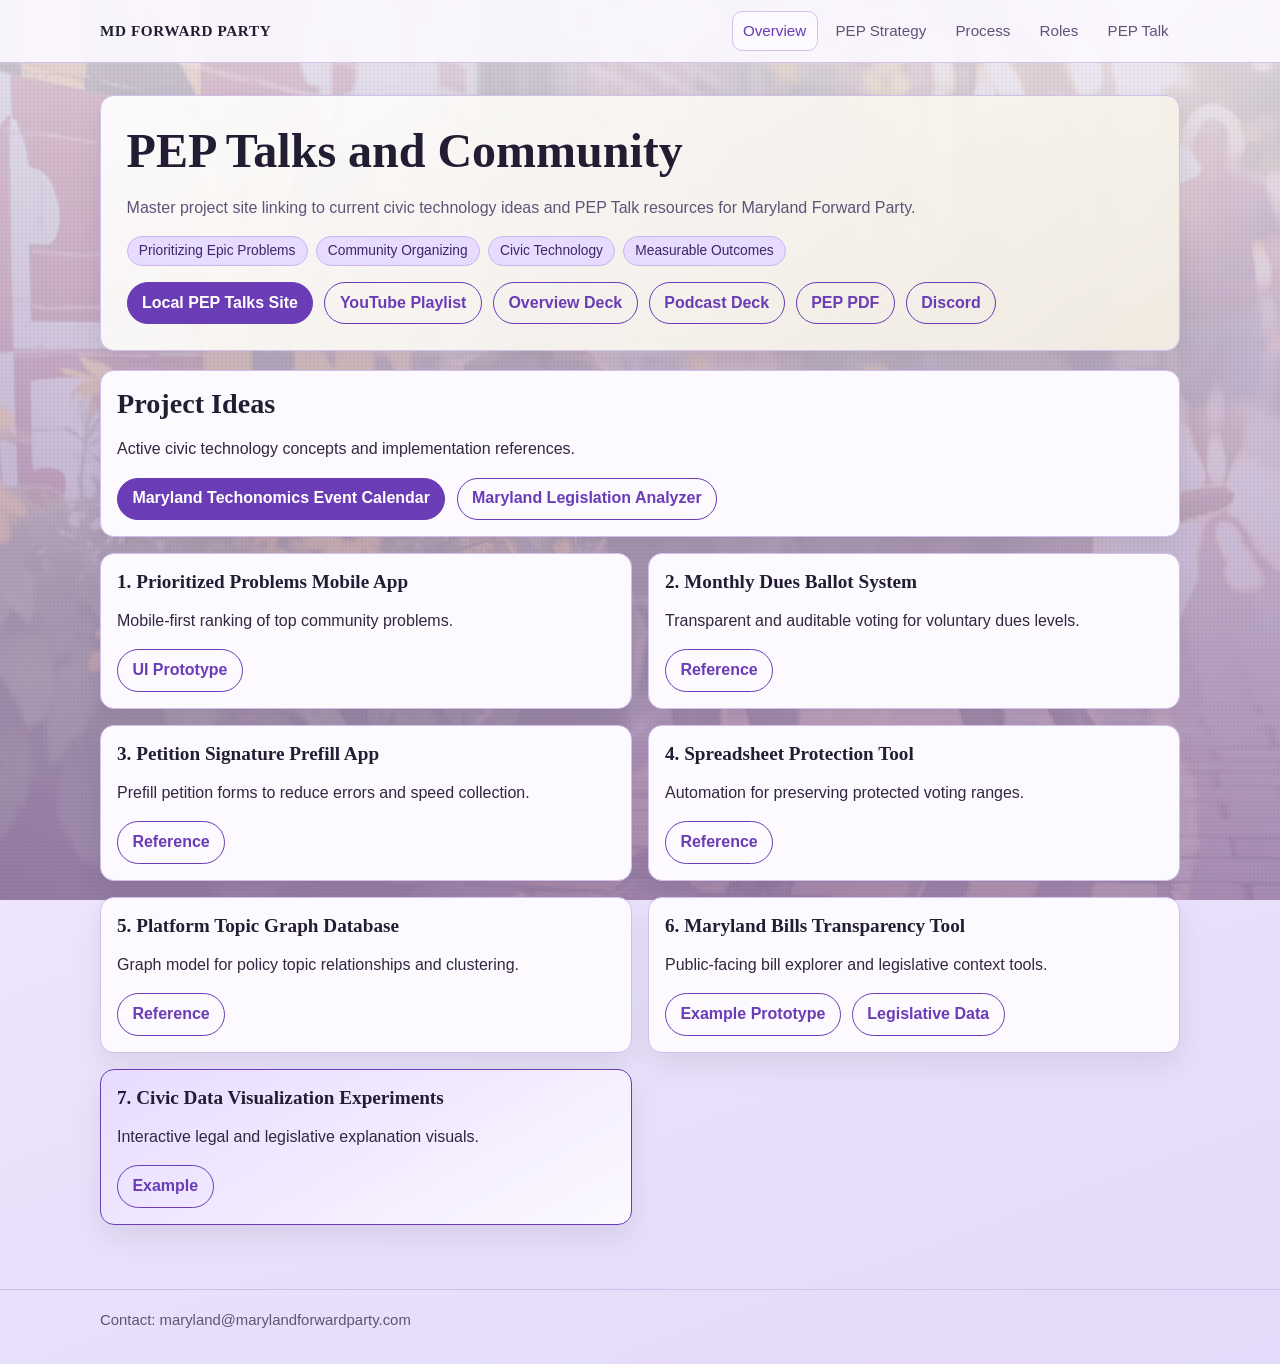
<file: index.html>
<!doctype html>
<html lang="en">
  <head>
    <meta charset="UTF-8" />
    <meta name="viewport" content="width=device-width, initial-scale=1.0" />
    <title>MD Forward Party</title>
    <link rel="stylesheet" href="peptalks/styles.css" />
    <style>
      .spotlight {
        border-color: var(--accent);
        background: linear-gradient(150deg, var(--accent-soft), var(--surface));
      }
    </style>
  </head>
  <body>
    <div class="site-bg"></div>
    <div class="grain"></div>
    <header class="site-header">
      <div class="wrap header-row">
        <a class="brand" href="index.html">MD Forward Party</a>
        <button class="menu-btn" data-menu-btn type="button">Menu</button>
        <nav class="site-nav" data-nav>
          <a class="active" href="index.html">Overview</a>
          <a href="peptalks/index.html">PEP Strategy</a>
          <a href="peptalks/process.html">Process</a>
          <a href="peptalks/roles.html">Roles</a>
          <a href="peptalks/pep-talk.html">PEP Talk</a>
        </nav>
      </div>
    </header>

    <main class="wrap">
      <section class="hero">
        <h1>PEP Talks and Community</h1>
        <p class="muted">
          Master project site linking to current civic technology ideas and PEP
          Talk resources for Maryland Forward Party.
        </p>
        <div class="chips">
          <span class="chip">Prioritizing Epic Problems</span>
          <span class="chip">Community Organizing</span>
          <span class="chip">Civic Technology</span>
          <span class="chip">Measurable Outcomes</span>
        </div>
        <div class="cta-row">
          <a class="btn fill" href="peptalks/index.html">Local PEP Talks Site</a>
          <a class="btn" href="https://www.youtube.com/playlist?list=PLe817kHhDpUuVt0hvGrzmPZuQHDIEJgCh" target="_blank" rel="noopener noreferrer">YouTube Playlist</a>
          <a class="btn" href="https://docs.google.com/presentation/d/1ReUq8zwjFY9XGYvoGui4mDUym4zjDDr1kSMOMMTB03U/edit?usp=sharing" target="_blank" rel="noopener noreferrer">Overview Deck</a>
          <a class="btn" href="https://docs.google.com/presentation/d/13OREG6owep9wmHEGpirr1Uel2mpsHbH6G_jje3WhCN0/edit?usp=sharing" target="_blank" rel="noopener noreferrer">Podcast Deck</a>
          <a class="btn" href="https://drive.google.com/file/d/1LuNRDrBLrNzcvCkttPSVV56pxK-YlEKy/view?usp=sharing" target="_blank" rel="noopener noreferrer">PEP PDF</a>
          <a class="btn" href="https://discord.gg/knmuFxfehD" target="_blank" rel="noopener noreferrer">Discord</a>
        </div>
      </section>

      <section class="grid">
        <article class="card full">
          <h2>Project Ideas</h2>
          <p>
            Active civic technology concepts and implementation references.
          </p>
          <div class="cta-row">
            <a class="btn fill" href="https://codecollective.us/calendar.html?city=baltimore" target="_blank" rel="noopener noreferrer">Maryland Techonomics Event Calendar</a>
            <a class="btn" href="https://codecollective.us/mdbills.html" target="_blank" rel="noopener noreferrer">Maryland Legislation Analyzer</a>
          </div>
        </article>

        <article class="card">
          <h3>1. Prioritized Problems Mobile App</h3>
          <p>Mobile-first ranking of top community problems.</p>
          <a class="btn" href="https://miro.com/app/board/uXjVNVqvYdk=/?share_link_id=442935498077" target="_blank" rel="noopener noreferrer">UI Prototype</a>
        </article>

        <article class="card">
          <h3>2. Monthly Dues Ballot System</h3>
          <p>Transparent and auditable voting for voluntary dues levels.</p>
          <a class="btn" href="https://www.notion.so/Monthly-Dues-Ballot-31e67ecedf8980219023f71f05787a98?pvs=21" target="_blank" rel="noopener noreferrer">Reference</a>
        </article>

        <article class="card">
          <h3>3. Petition Signature Prefill App</h3>
          <p>Prefill petition forms to reduce errors and speed collection.</p>
          <a class="btn" href="https://www.notion.so/Mobile-App-to-Prefill-Signature-Petitions-see-Andy-Ellis-31e67ecedf89806b87c8c4e5cc461194?pvs=21" target="_blank" rel="noopener noreferrer">Reference</a>
        </article>

        <article class="card">
          <h3>4. Spreadsheet Protection Tool</h3>
          <p>Automation for preserving protected voting ranges.</p>
          <a class="btn" href="https://www.notion.so/Write-Code-to-Copy-Protecting-Ranges-for-Voting-Spreadsheet-31e67ecedf8980879392f9505875d39f?pvs=21" target="_blank" rel="noopener noreferrer">Reference</a>
        </article>

        <article class="card">
          <h3>5. Platform Topic Graph Database</h3>
          <p>Graph model for policy topic relationships and clustering.</p>
          <a class="btn" href="https://www.notion.so/Platform-Topic-Graph-Database-31e67ecedf89805183cde8dfc34a5b9d?pvs=21" target="_blank" rel="noopener noreferrer">Reference</a>
        </article>

        <article class="card">
          <h3>6. Maryland Bills Transparency Tool</h3>
          <p>Public-facing bill explorer and legislative context tools.</p>
          <div class="cta-row">
            <a class="btn" href="https://codecollective.us/mdbills.html" target="_blank" rel="noopener noreferrer">Example Prototype</a>
            <a class="btn" href="https://mgaleg.maryland.gov/2026rs/misc/billsmasterlist/legislation.json" target="_blank" rel="noopener noreferrer">Legislative Data</a>
          </div>
        </article>

        <article class="card spotlight">
          <h3>7. Civic Data Visualization Experiments</h3>
          <p>Interactive legal and legislative explanation visuals.</p>
          <a class="btn" href="https://www.qfathom.com/assets/html/TrumpIndictmentsDev2.html" target="_blank" rel="noopener noreferrer">Example</a>
        </article>
      </section>
    </main>

    <footer>
      <div class="wrap">Contact: maryland@marylandforwardparty.com</div>
    </footer>
    <script src="peptalks/script.js"></script>
  </body>
</html>
</file>
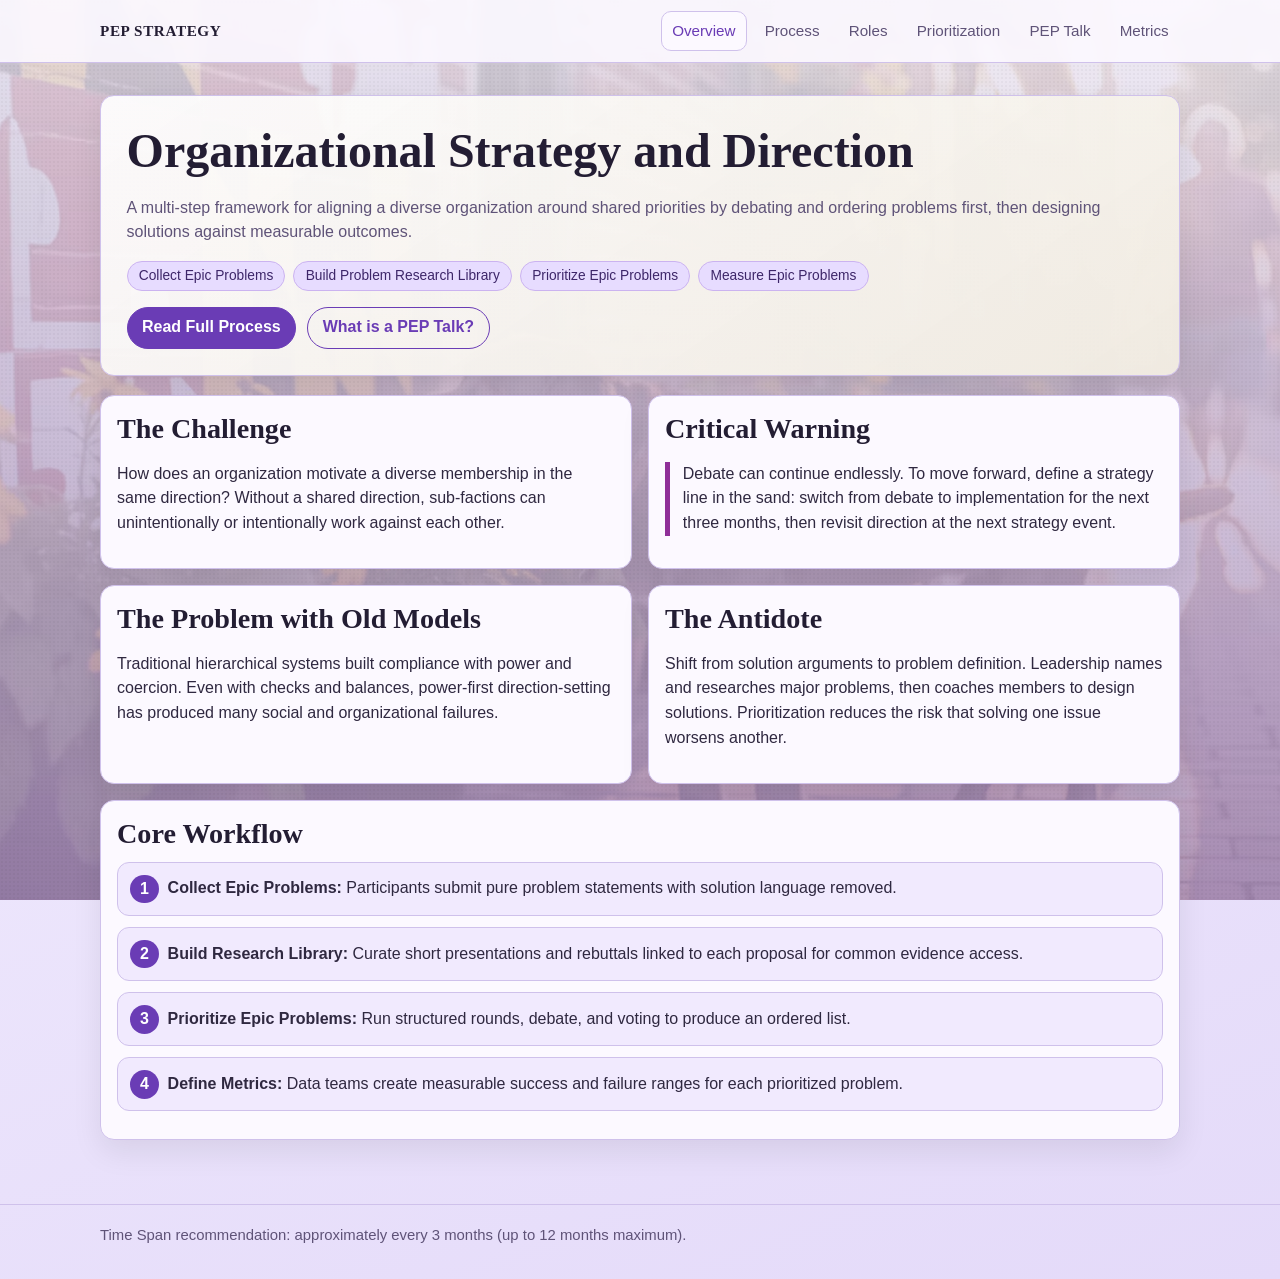
<file: peptalks/index.html>
<!doctype html>
<html lang="en">
  <head>
    <meta charset="UTF-8" />
    <meta name="viewport" content="width=device-width, initial-scale=1.0" />
    <title>Organizational Strategy and Direction</title>
    <link rel="stylesheet" href="styles.css" />
  </head>
  <body>
    <div class="site-bg"></div>
    <div class="grain"></div>
    <header class="site-header">
      <div class="wrap header-row">
        <a class="brand" href="index.html">PEP Strategy</a>
        <button class="menu-btn" data-menu-btn type="button">Menu</button>
        <nav class="site-nav" data-nav>
          <a class="active" href="index.html">Overview</a>
          <a href="process.html">Process</a>
          <a href="roles.html">Roles</a>
          <a href="prioritization.html">Prioritization</a>
          <a href="pep-talk.html">PEP Talk</a>
          <a href="metrics.html">Metrics</a>
        </nav>
      </div>
    </header>
    <main class="wrap">
      <section class="hero">
        <h1>Organizational Strategy and Direction</h1>
        <p class="muted">
          A multi-step framework for aligning a diverse organization around shared
          priorities by debating and ordering problems first, then designing
          solutions against measurable outcomes.
        </p>
        <div class="chips">
          <span class="chip">Collect Epic Problems</span>
          <span class="chip">Build Problem Research Library</span>
          <span class="chip">Prioritize Epic Problems</span>
          <span class="chip">Measure Epic Problems</span>
        </div>
        <div class="cta-row">
          <a class="btn fill" href="process.html">Read Full Process</a>
          <a class="btn" href="pep-talk.html">What is a PEP Talk?</a>
        </div>
      </section>

      <section class="grid">
        <article class="card">
          <h2>The Challenge</h2>
          <p>
            How does an organization motivate a diverse membership in the same
            direction? Without a shared direction, sub-factions can unintentionally
            or intentionally work against each other.
          </p>
        </article>
        <article class="card">
          <h2>Critical Warning</h2>
          <p class="warn">
            Debate can continue endlessly. To move forward, define a strategy line
            in the sand: switch from debate to implementation for the next three
            months, then revisit direction at the next strategy event.
          </p>
        </article>
        <article class="card">
          <h2>The Problem with Old Models</h2>
          <p>
            Traditional hierarchical systems built compliance with power and
            coercion. Even with checks and balances, power-first direction-setting
            has produced many social and organizational failures.
          </p>
        </article>
        <article class="card">
          <h2>The Antidote</h2>
          <p>
            Shift from solution arguments to problem definition. Leadership names
            and researches major problems, then coaches members to design solutions.
            Prioritization reduces the risk that solving one issue worsens another.
          </p>
        </article>
        <article class="card full">
          <h2>Core Workflow</h2>
          <ol class="step-list">
            <li>
              <strong>Collect Epic Problems:</strong> Participants submit pure
              problem statements with solution language removed.
            </li>
            <li>
              <strong>Build Research Library:</strong> Curate short presentations
              and rebuttals linked to each proposal for common evidence access.
            </li>
            <li>
              <strong>Prioritize Epic Problems:</strong> Run structured rounds,
              debate, and voting to produce an ordered list.
            </li>
            <li>
              <strong>Define Metrics:</strong> Data teams create measurable success
              and failure ranges for each prioritized problem.
            </li>
          </ol>
        </article>
      </section>
    </main>
    <footer>
      <div class="wrap">
        Time Span recommendation: approximately every 3 months (up to 12 months
        maximum).
      </div>
    </footer>
    <script src="script.js"></script>
  </body>
</html>
</file>
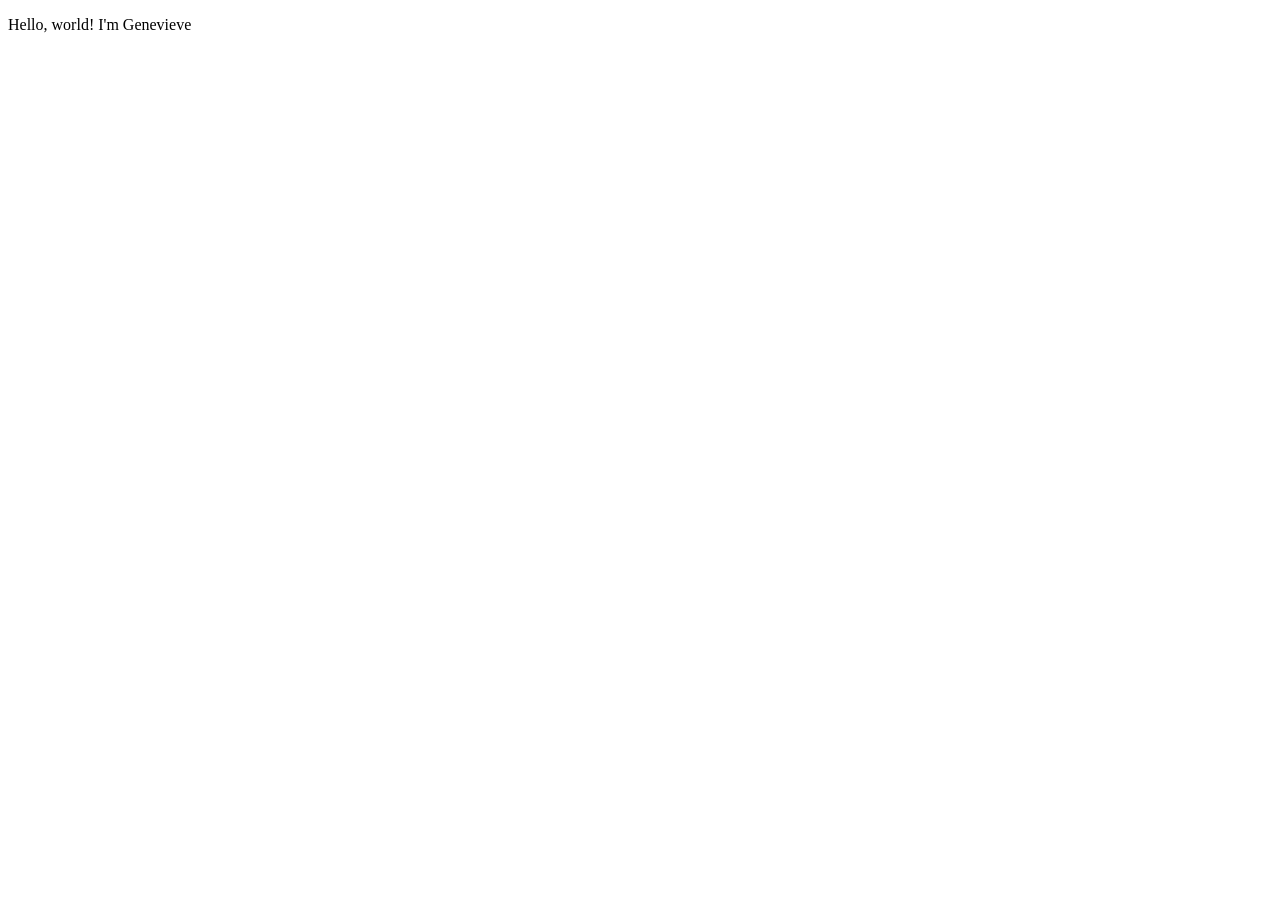
<file: genevieve.html>
<!DOCTYPE html>
<html lang='en'>
    <head>
        <meta charset='UTF-8' />
        <meta name='viewport' content='width=device-width, initial-scale=1.0' />
    </head>
    <body>
        <p>Hello, world! I'm Genevieve</p>
    </body>
</html>
</file>
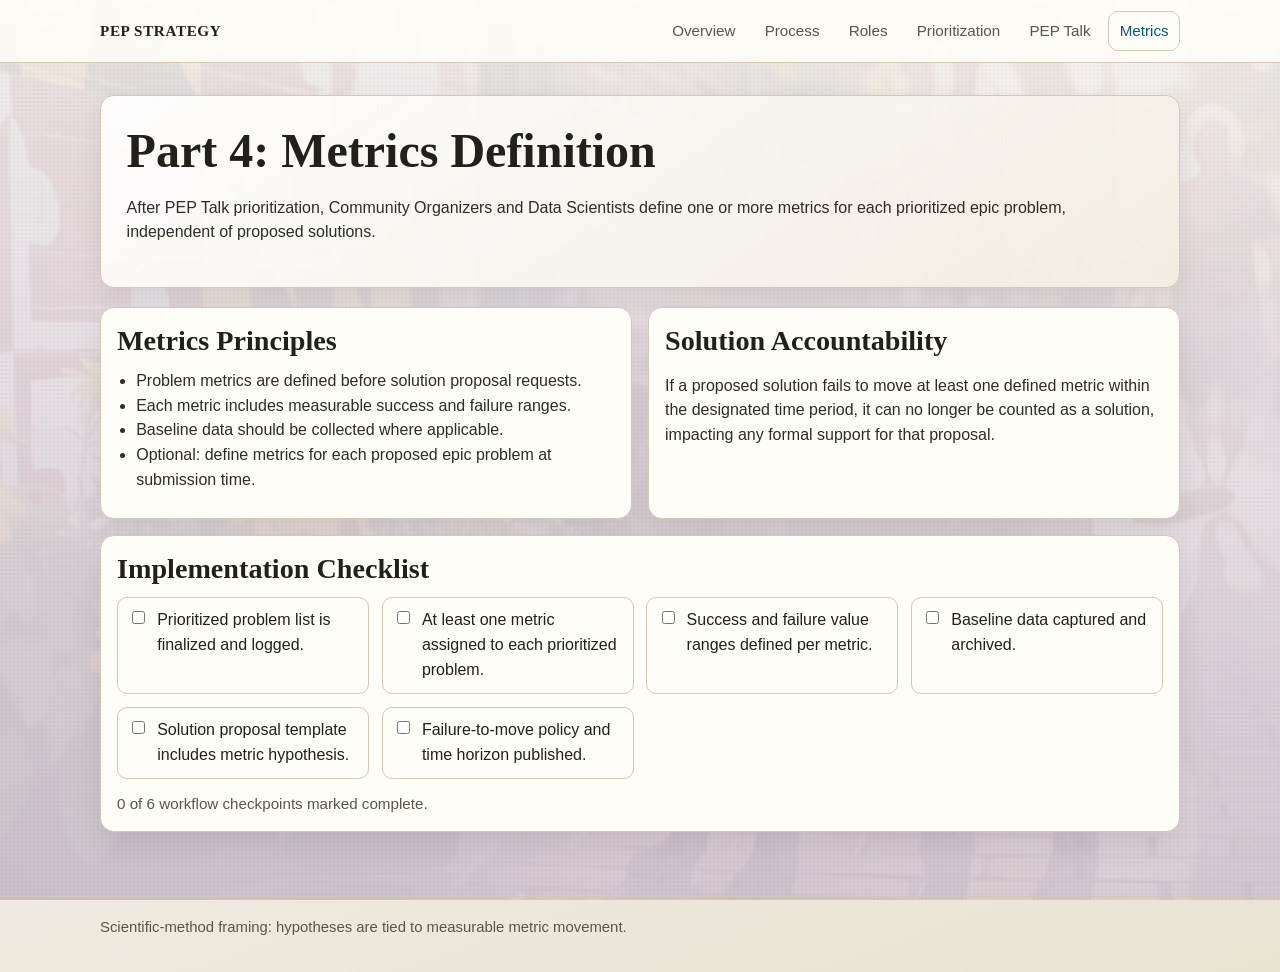
<file: metrics.html>
<!doctype html>
<html lang="en">
  <head>
    <meta charset="UTF-8" />
    <meta name="viewport" content="width=device-width, initial-scale=1.0" />
    <title>Metrics Definition | PEP Strategy</title>
    <link rel="stylesheet" href="styles.css" />
  </head>
  <body>
    <div class="site-bg"></div>
    <div class="grain"></div>
    <header class="site-header">
      <div class="wrap header-row">
        <a class="brand" href="index.html">PEP Strategy</a>
        <button class="menu-btn" data-menu-btn type="button">Menu</button>
        <nav class="site-nav" data-nav>
          <a href="index.html">Overview</a>
          <a href="process.html">Process</a>
          <a href="roles.html">Roles</a>
          <a href="prioritization.html">Prioritization</a>
          <a href="pep-talk.html">PEP Talk</a>
          <a class="active" href="metrics.html">Metrics</a>
        </nav>
      </div>
    </header>
    <main class="wrap">
      <section class="hero">
        <h1>Part 4: Metrics Definition</h1>
        <p>
          After PEP Talk prioritization, Community Organizers and Data Scientists
          define one or more metrics for each prioritized epic problem, independent
          of proposed solutions.
        </p>
      </section>

      <section class="grid">
        <article class="card">
          <h2>Metrics Principles</h2>
          <ul>
            <li>Problem metrics are defined before solution proposal requests.</li>
            <li>Each metric includes measurable success and failure ranges.</li>
            <li>Baseline data should be collected where applicable.</li>
            <li>
              Optional: define metrics for each proposed epic problem at submission
              time.
            </li>
          </ul>
        </article>
        <article class="card">
          <h2>Solution Accountability</h2>
          <p>
            If a proposed solution fails to move at least one defined metric within
            the designated time period, it can no longer be counted as a solution,
            impacting any formal support for that proposal.
          </p>
        </article>
        <article class="card full">
          <h2>Implementation Checklist</h2>
          <div class="checklist">
            <label class="check">
              <input data-step-check id="step-1" type="checkbox" />
              <span>Prioritized problem list is finalized and logged.</span>
            </label>
            <label class="check">
              <input data-step-check id="step-2" type="checkbox" />
              <span>At least one metric assigned to each prioritized problem.</span>
            </label>
            <label class="check">
              <input data-step-check id="step-3" type="checkbox" />
              <span>Success and failure value ranges defined per metric.</span>
            </label>
            <label class="check">
              <input data-step-check id="step-4" type="checkbox" />
              <span>Baseline data captured and archived.</span>
            </label>
            <label class="check">
              <input data-step-check id="step-5" type="checkbox" />
              <span>Solution proposal template includes metric hypothesis.</span>
            </label>
            <label class="check">
              <input data-step-check id="step-6" type="checkbox" />
              <span>Failure-to-move policy and time horizon published.</span>
            </label>
          </div>
          <div class="status" data-step-status>
            0 of 6 workflow checkpoints marked complete.
          </div>
        </article>
      </section>
    </main>
    <footer>
      <div class="wrap">
        Scientific-method framing: hypotheses are tied to measurable metric movement.
      </div>
    </footer>
    <script src="script.js"></script>
  </body>
</html>
</file>
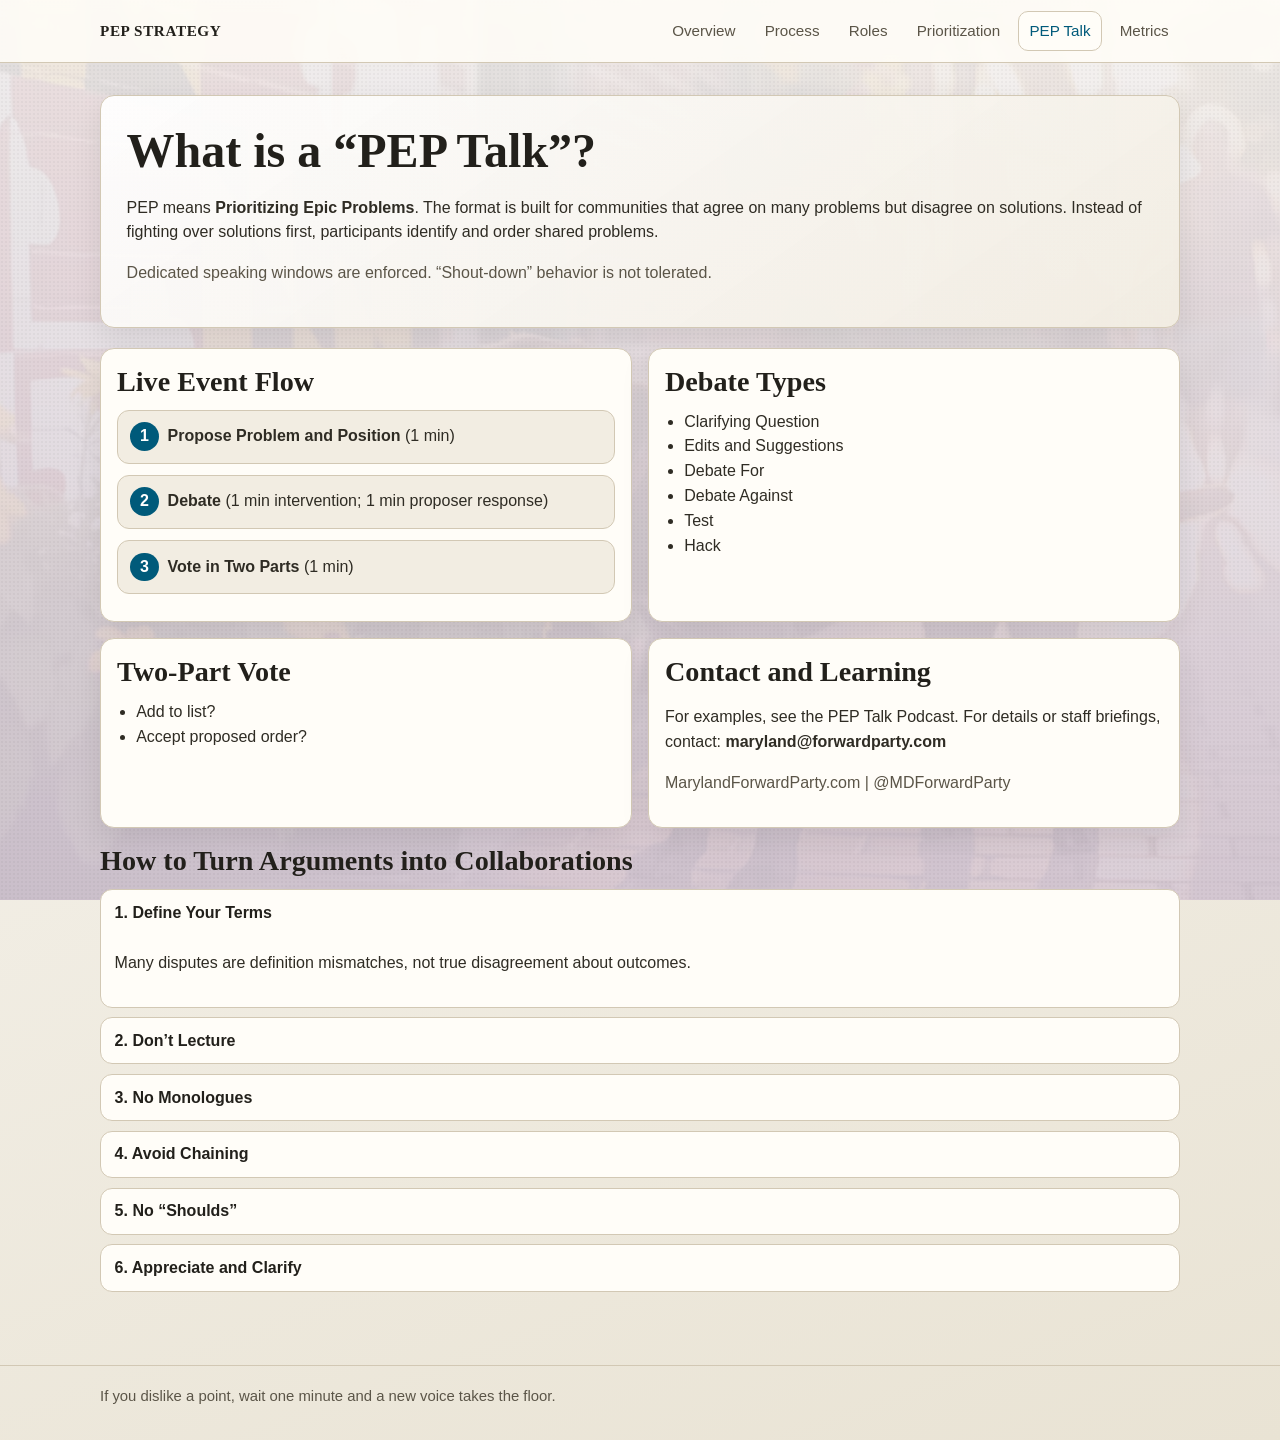
<file: pep-talk.html>
<!doctype html>
<html lang="en">
  <head>
    <meta charset="UTF-8" />
    <meta name="viewport" content="width=device-width, initial-scale=1.0" />
    <title>What is a PEP Talk?</title>
    <link rel="stylesheet" href="styles.css" />
  </head>
  <body>
    <div class="site-bg"></div>
    <div class="grain"></div>
    <header class="site-header">
      <div class="wrap header-row">
        <a class="brand" href="index.html">PEP Strategy</a>
        <button class="menu-btn" data-menu-btn type="button">Menu</button>
        <nav class="site-nav" data-nav>
          <a href="index.html">Overview</a>
          <a href="process.html">Process</a>
          <a href="roles.html">Roles</a>
          <a href="prioritization.html">Prioritization</a>
          <a class="active" href="pep-talk.html">PEP Talk</a>
          <a href="metrics.html">Metrics</a>
        </nav>
      </div>
    </header>
    <main class="wrap">
      <section class="hero">
        <h1>What is a “PEP Talk”?</h1>
        <p>
          PEP means <strong>Prioritizing Epic Problems</strong>. The format is built
          for communities that agree on many problems but disagree on solutions.
          Instead of fighting over solutions first, participants identify and order
          shared problems.
        </p>
        <p class="muted">
          Dedicated speaking windows are enforced. “Shout-down” behavior is not
          tolerated.
        </p>
      </section>

      <section class="grid">
        <article class="card">
          <h2>Live Event Flow</h2>
          <ol class="step-list">
            <li><strong>Propose Problem and Position</strong> (1 min)</li>
            <li>
              <strong>Debate</strong> (1 min intervention; 1 min proposer response)
            </li>
            <li><strong>Vote in Two Parts</strong> (1 min)</li>
          </ol>
        </article>
        <article class="card">
          <h2>Debate Types</h2>
          <ul>
            <li>Clarifying Question</li>
            <li>Edits and Suggestions</li>
            <li>Debate For</li>
            <li>Debate Against</li>
            <li>Test</li>
            <li>Hack</li>
          </ul>
        </article>
        <article class="card">
          <h2>Two-Part Vote</h2>
          <ul>
            <li>Add to list?</li>
            <li>Accept proposed order?</li>
          </ul>
        </article>
        <article class="card">
          <h2>Contact and Learning</h2>
          <p>
            For examples, see the PEP Talk Podcast. For details or staff briefings,
            contact: <strong>maryland@forwardparty.com</strong>
          </p>
          <p class="muted">
            MarylandForwardParty.com | @MDForwardParty
          </p>
        </article>
      </section>

      <section class="accordion">
        <h2>How to Turn Arguments into Collaborations</h2>
        <div class="acc-item open">
          <button class="acc-head" data-acc type="button">1. Define Your Terms</button>
          <div class="acc-body">
            <p>
              Many disputes are definition mismatches, not true disagreement about
              outcomes.
            </p>
          </div>
        </div>
        <div class="acc-item">
          <button class="acc-head" data-acc type="button">2. Don’t Lecture</button>
          <div class="acc-body">
            <p>Some understanding comes through shared experience, not monologue.</p>
          </div>
        </div>
        <div class="acc-item">
          <button class="acc-head" data-acc type="button">3. No Monologues</button>
          <div class="acc-body">
            <p>Do not speak for more than one minute before rotating voices.</p>
          </div>
        </div>
        <div class="acc-item">
          <button class="acc-head" data-acc type="button">4. Avoid Chaining</button>
          <div class="acc-body">
            <p>Do not stack too many thoughts in one turn; clarity drops quickly.</p>
          </div>
        </div>
        <div class="acc-item">
          <button class="acc-head" data-acc type="button">5. No “Shoulds”</button>
          <div class="acc-body">
            <p>
              Replace “you should” language with examples from your own lived
              experience.
            </p>
          </div>
        </div>
        <div class="acc-item">
          <button class="acc-head" data-acc type="button">6. Appreciate and Clarify</button>
          <div class="acc-body">
            <p>
              We default to spotting problems; choose to identify overlap and shared
              values.
            </p>
          </div>
        </div>
      </section>
    </main>
    <footer>
      <div class="wrap">
        If you dislike a point, wait one minute and a new voice takes the floor.
      </div>
    </footer>
    <script src="script.js"></script>
  </body>
</html>
</file>
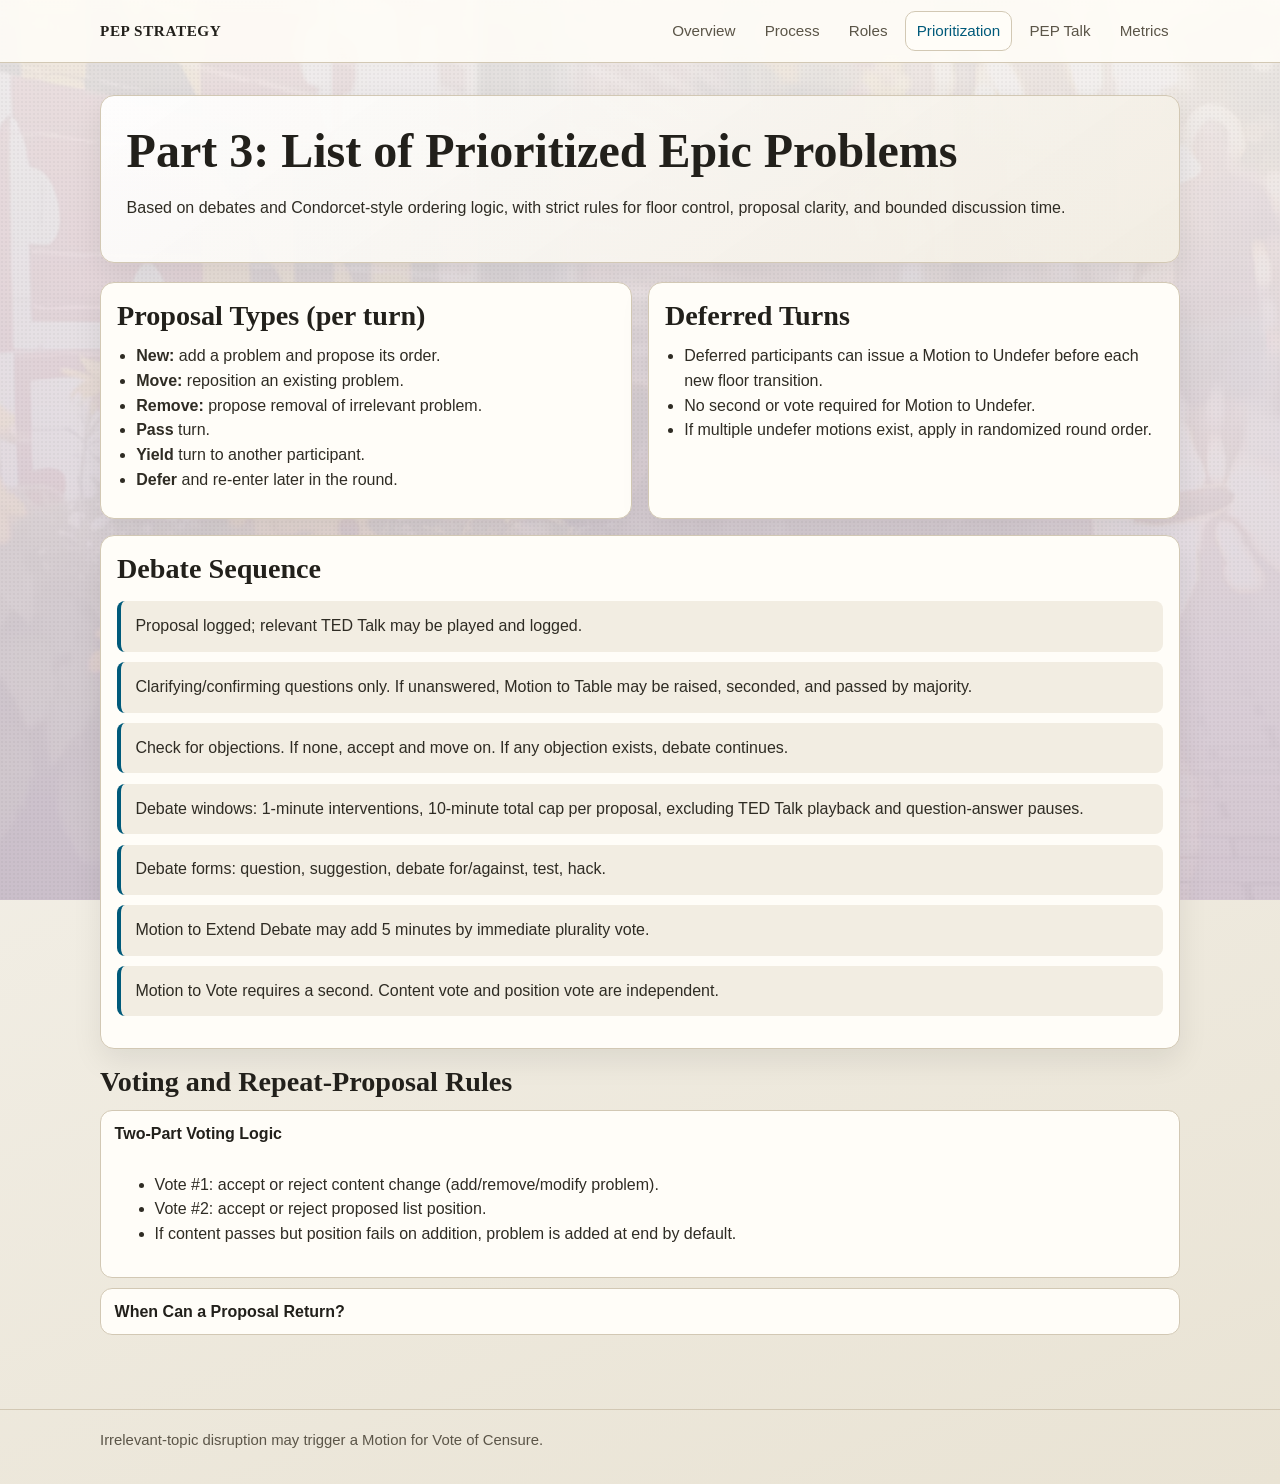
<file: prioritization.html>
<!doctype html>
<html lang="en">
  <head>
    <meta charset="UTF-8" />
    <meta name="viewport" content="width=device-width, initial-scale=1.0" />
    <title>Prioritization | PEP Strategy</title>
    <link rel="stylesheet" href="styles.css" />
  </head>
  <body>
    <div class="site-bg"></div>
    <div class="grain"></div>
    <header class="site-header">
      <div class="wrap header-row">
        <a class="brand" href="index.html">PEP Strategy</a>
        <button class="menu-btn" data-menu-btn type="button">Menu</button>
        <nav class="site-nav" data-nav>
          <a href="index.html">Overview</a>
          <a href="process.html">Process</a>
          <a href="roles.html">Roles</a>
          <a class="active" href="prioritization.html">Prioritization</a>
          <a href="pep-talk.html">PEP Talk</a>
          <a href="metrics.html">Metrics</a>
        </nav>
      </div>
    </header>
    <main class="wrap">
      <section class="hero">
        <h1>Part 3: List of Prioritized Epic Problems</h1>
        <p>
          Based on debates and Condorcet-style ordering logic, with strict rules for
          floor control, proposal clarity, and bounded discussion time.
        </p>
      </section>

      <section class="grid">
        <article class="card">
          <h2>Proposal Types (per turn)</h2>
          <ul>
            <li><strong>New:</strong> add a problem and propose its order.</li>
            <li><strong>Move:</strong> reposition an existing problem.</li>
            <li><strong>Remove:</strong> propose removal of irrelevant problem.</li>
            <li><strong>Pass</strong> turn.</li>
            <li><strong>Yield</strong> turn to another participant.</li>
            <li><strong>Defer</strong> and re-enter later in the round.</li>
          </ul>
        </article>
        <article class="card">
          <h2>Deferred Turns</h2>
          <ul>
            <li>
              Deferred participants can issue a Motion to Undefer before each new
              floor transition.
            </li>
            <li>No second or vote required for Motion to Undefer.</li>
            <li>
              If multiple undefer motions exist, apply in randomized round order.
            </li>
          </ul>
        </article>
        <article class="card full">
          <h2>Debate Sequence</h2>
          <ol class="timeline">
            <li>Proposal logged; relevant TED Talk may be played and logged.</li>
            <li>
              Clarifying/confirming questions only. If unanswered, Motion to Table
              may be raised, seconded, and passed by majority.
            </li>
            <li>
              Check for objections. If none, accept and move on. If any objection
              exists, debate continues.
            </li>
            <li>
              Debate windows: 1-minute interventions, 10-minute total cap per
              proposal, excluding TED Talk playback and question-answer pauses.
            </li>
            <li>
              Debate forms: question, suggestion, debate for/against, test, hack.
            </li>
            <li>
              Motion to Extend Debate may add 5 minutes by immediate plurality vote.
            </li>
            <li>
              Motion to Vote requires a second. Content vote and position vote are
              independent.
            </li>
          </ol>
        </article>
      </section>

      <section class="accordion">
        <h2>Voting and Repeat-Proposal Rules</h2>
        <div class="acc-item open">
          <button class="acc-head" data-acc type="button">Two-Part Voting Logic</button>
          <div class="acc-body">
            <ul>
              <li>
                Vote #1: accept or reject content change (add/remove/modify problem).
              </li>
              <li>Vote #2: accept or reject proposed list position.</li>
              <li>
                If content passes but position fails on addition, problem is added at
                end by default.
              </li>
            </ul>
          </div>
        </div>
        <div class="acc-item">
          <button class="acc-head" data-acc type="button">When Can a Proposal Return?</button>
          <div class="acc-body">
            <ul>
              <li>
                If voted, same item/same position cannot return in future rounds
                without amendment.
              </li>
              <li>
                If no vote occurred by round end, same proposal can be reintroduced in
                a future turn for continued discussion.
              </li>
              <li>All motions and votes must be recorded in the log book.</li>
            </ul>
          </div>
        </div>
      </section>
    </main>
    <footer>
      <div class="wrap">
        Irrelevant-topic disruption may trigger a Motion for Vote of Censure.
      </div>
    </footer>
    <script src="script.js"></script>
  </body>
</html>
</file>
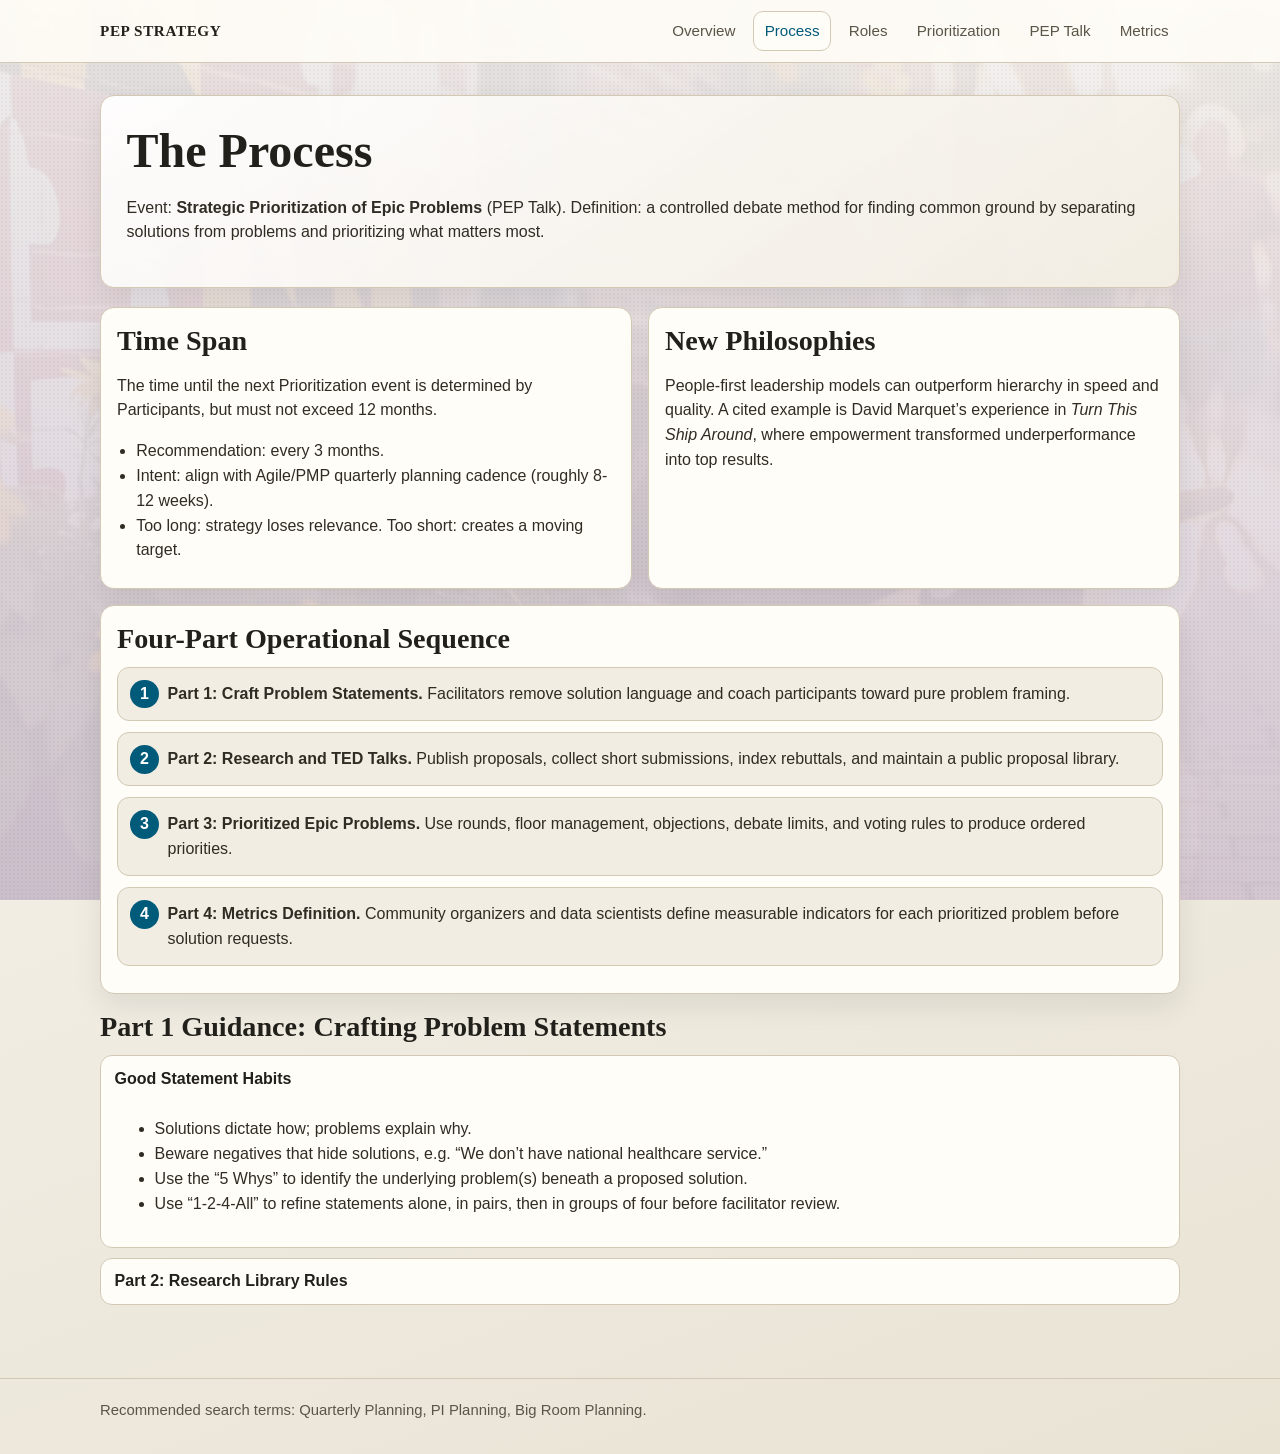
<file: process.html>
<!doctype html>
<html lang="en">
  <head>
    <meta charset="UTF-8" />
    <meta name="viewport" content="width=device-width, initial-scale=1.0" />
    <title>Process | Organizational Strategy and Direction</title>
    <link rel="stylesheet" href="styles.css" />
  </head>
  <body>
    <div class="site-bg"></div>
    <div class="grain"></div>
    <header class="site-header">
      <div class="wrap header-row">
        <a class="brand" href="index.html">PEP Strategy</a>
        <button class="menu-btn" data-menu-btn type="button">Menu</button>
        <nav class="site-nav" data-nav>
          <a href="index.html">Overview</a>
          <a class="active" href="process.html">Process</a>
          <a href="roles.html">Roles</a>
          <a href="prioritization.html">Prioritization</a>
          <a href="pep-talk.html">PEP Talk</a>
          <a href="metrics.html">Metrics</a>
        </nav>
      </div>
    </header>
    <main class="wrap">
      <section class="hero">
        <h1>The Process</h1>
        <p>
          Event: <strong>Strategic Prioritization of Epic Problems</strong> (PEP
          Talk). Definition: a controlled debate method for finding common ground by
          separating solutions from problems and prioritizing what matters most.
        </p>
      </section>

      <section class="grid">
        <article class="card">
          <h2>Time Span</h2>
          <p>
            The time until the next Prioritization event is determined by
            Participants, but must not exceed 12 months.
          </p>
          <ul>
            <li>Recommendation: every 3 months.</li>
            <li>
              Intent: align with Agile/PMP quarterly planning cadence (roughly
              8-12 weeks).
            </li>
            <li>
              Too long: strategy loses relevance. Too short: creates a moving target.
            </li>
          </ul>
        </article>
        <article class="card">
          <h2>New Philosophies</h2>
          <p>
            People-first leadership models can outperform hierarchy in speed and
            quality. A cited example is David Marquet’s experience in
            <em>Turn This Ship Around</em>, where empowerment transformed
            underperformance into top results.
          </p>
        </article>
        <article class="card full">
          <h2>Four-Part Operational Sequence</h2>
          <ol class="step-list">
            <li>
              <strong>Part 1: Craft Problem Statements.</strong> Facilitators remove
              solution language and coach participants toward pure problem framing.
            </li>
            <li>
              <strong>Part 2: Research and TED Talks.</strong> Publish proposals,
              collect short submissions, index rebuttals, and maintain a public
              proposal library.
            </li>
            <li>
              <strong>Part 3: Prioritized Epic Problems.</strong> Use rounds, floor
              management, objections, debate limits, and voting rules to produce
              ordered priorities.
            </li>
            <li>
              <strong>Part 4: Metrics Definition.</strong> Community organizers and
              data scientists define measurable indicators for each prioritized
              problem before solution requests.
            </li>
          </ol>
        </article>
      </section>

      <section class="accordion">
        <h2>Part 1 Guidance: Crafting Problem Statements</h2>
        <div class="acc-item open">
          <button class="acc-head" data-acc type="button">Good Statement Habits</button>
          <div class="acc-body">
            <ul>
              <li>Solutions dictate how; problems explain why.</li>
              <li>
                Beware negatives that hide solutions, e.g. “We don’t have national
                healthcare service.”
              </li>
              <li>
                Use the “5 Whys” to identify the underlying problem(s) beneath a
                proposed solution.
              </li>
              <li>
                Use “1-2-4-All” to refine statements alone, in pairs, then in groups
                of four before facilitator review.
              </li>
            </ul>
          </div>
        </div>
        <div class="acc-item">
          <button class="acc-head" data-acc type="button">Part 2: Research Library Rules</button>
          <div class="acc-body">
            <ul>
              <li>
                Publish proposal call publicly for all Designated Assembled
                Representative Participants.
              </li>
              <li>Recorded submissions should be 10 minutes or less.</li>
              <li>
                Librarians categorize by proposal, and may reject by 2/3 plurality if
                a submission does not apply.
              </li>
              <li>
                Rebuttal submissions are allowed under the same call-for-submissions
                rules.
              </li>
            </ul>
          </div>
        </div>
      </section>
    </main>
    <footer>
      <div class="wrap">
        Recommended search terms: Quarterly Planning, PI Planning, Big Room
        Planning.
      </div>
    </footer>
    <script src="script.js"></script>
  </body>
</html>
</file>
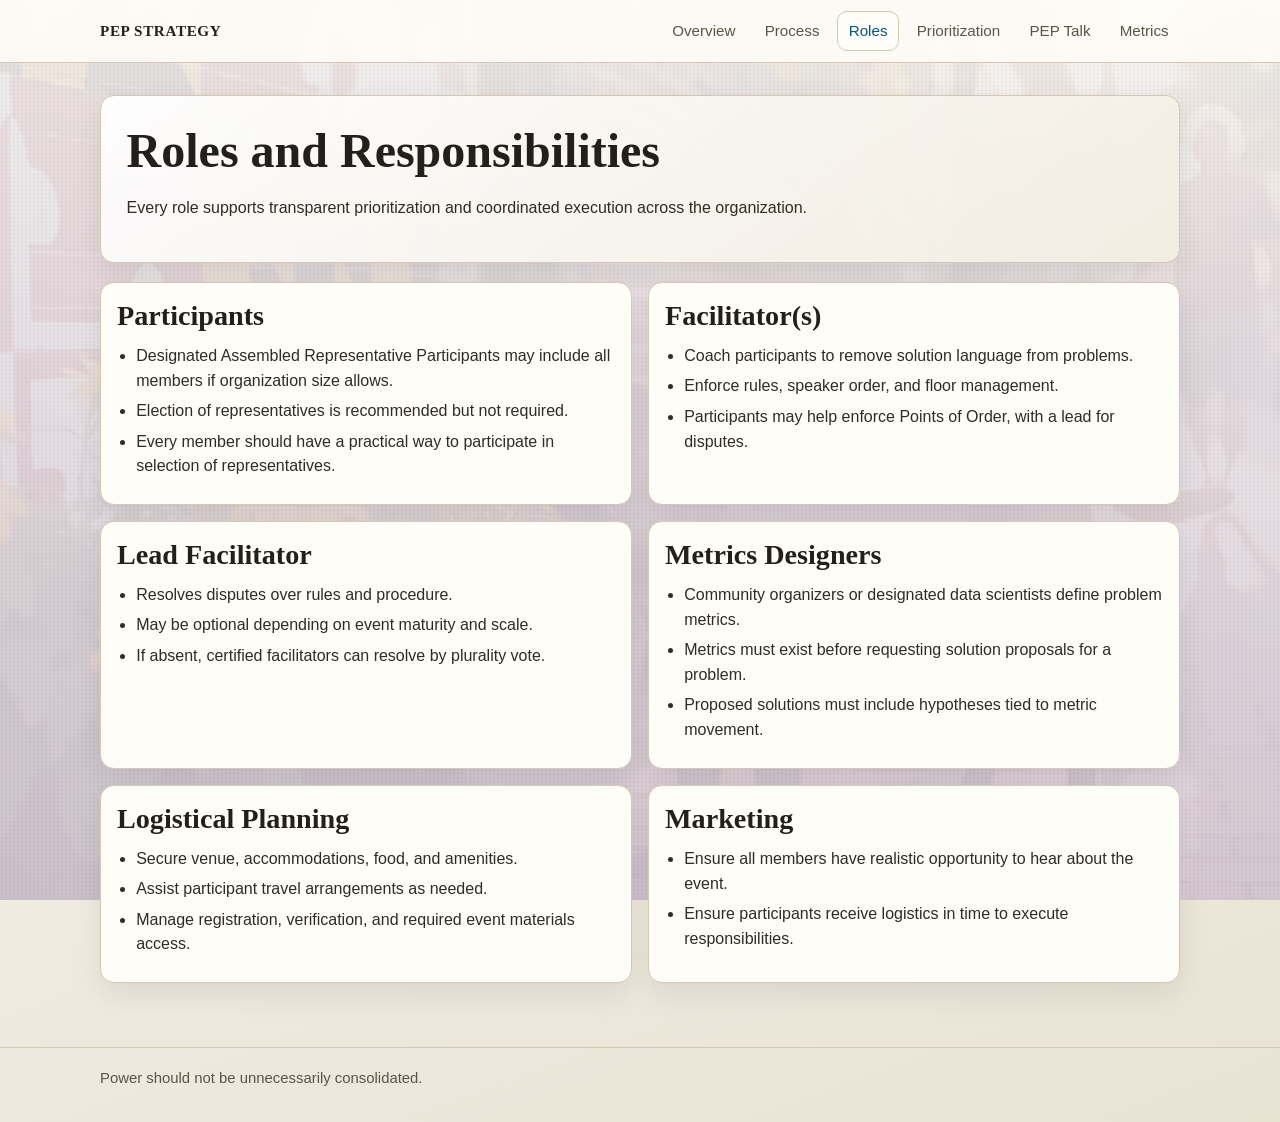
<file: roles.html>
<!doctype html>
<html lang="en">
  <head>
    <meta charset="UTF-8" />
    <meta name="viewport" content="width=device-width, initial-scale=1.0" />
    <title>Roles | PEP Strategy</title>
    <link rel="stylesheet" href="styles.css" />
  </head>
  <body>
    <div class="site-bg"></div>
    <div class="grain"></div>
    <header class="site-header">
      <div class="wrap header-row">
        <a class="brand" href="index.html">PEP Strategy</a>
        <button class="menu-btn" data-menu-btn type="button">Menu</button>
        <nav class="site-nav" data-nav>
          <a href="index.html">Overview</a>
          <a href="process.html">Process</a>
          <a class="active" href="roles.html">Roles</a>
          <a href="prioritization.html">Prioritization</a>
          <a href="pep-talk.html">PEP Talk</a>
          <a href="metrics.html">Metrics</a>
        </nav>
      </div>
    </header>
    <main class="wrap">
      <section class="hero">
        <h1>Roles and Responsibilities</h1>
        <p>
          Every role supports transparent prioritization and coordinated execution
          across the organization.
        </p>
      </section>

      <section class="grid">
        <article class="card tight">
          <h2>Participants</h2>
          <ul>
            <li>
              Designated Assembled Representative Participants may include all members
              if organization size allows.
            </li>
            <li>Election of representatives is recommended but not required.</li>
            <li>
              Every member should have a practical way to participate in selection of
              representatives.
            </li>
          </ul>
        </article>
        <article class="card tight">
          <h2>Facilitator(s)</h2>
          <ul>
            <li>Coach participants to remove solution language from problems.</li>
            <li>Enforce rules, speaker order, and floor management.</li>
            <li>
              Participants may help enforce Points of Order, with a lead for disputes.
            </li>
          </ul>
        </article>
        <article class="card tight">
          <h2>Lead Facilitator</h2>
          <ul>
            <li>Resolves disputes over rules and procedure.</li>
            <li>May be optional depending on event maturity and scale.</li>
            <li>
              If absent, certified facilitators can resolve by plurality vote.
            </li>
          </ul>
        </article>
        <article class="card tight">
          <h2>Metrics Designers</h2>
          <ul>
            <li>
              Community organizers or designated data scientists define problem
              metrics.
            </li>
            <li>
              Metrics must exist before requesting solution proposals for a problem.
            </li>
            <li>
              Proposed solutions must include hypotheses tied to metric movement.
            </li>
          </ul>
        </article>
        <article class="card tight">
          <h2>Logistical Planning</h2>
          <ul>
            <li>Secure venue, accommodations, food, and amenities.</li>
            <li>Assist participant travel arrangements as needed.</li>
            <li>
              Manage registration, verification, and required event materials access.
            </li>
          </ul>
        </article>
        <article class="card tight">
          <h2>Marketing</h2>
          <ul>
            <li>
              Ensure all members have realistic opportunity to hear about the event.
            </li>
            <li>
              Ensure participants receive logistics in time to execute
              responsibilities.
            </li>
          </ul>
        </article>
      </section>
    </main>
    <footer>
      <div class="wrap">Power should not be unnecessarily consolidated.</div>
    </footer>
    <script src="script.js"></script>
  </body>
</html>
</file>
<file: peptalks/styles.css>
:root {
  --bg: #f4f0ff;
  --bg-deep: #e4daf9;
  --surface: #fcf9ff;
  --surface-alt: #f1eafe;
  --text: #231d33;
  --muted: #5f5378;
  --line: #cfc1eb;
  --accent: #6a3cb5;
  --accent-soft: #e7dcff;
  --accent-2: #8f2f98;
  --radius: 14px;
  --shadow: 0 12px 30px rgba(0, 0, 0, 0.08);
}

* {
  box-sizing: border-box;
}

html,
body {
  margin: 0;
  padding: 0;
}

body {
  font-family: "Gill Sans", "Avenir Next", "Trebuchet MS", sans-serif;
  color: var(--text);
  background: linear-gradient(160deg, var(--bg), var(--bg-deep));
  line-height: 1.55;
}

.site-bg {
  position: fixed;
  inset: 0;
  z-index: -2;
  background-image: linear-gradient(rgba(244, 240, 255, 0.42), rgba(244, 240, 255, 0.48)), url("../images/background.avif");
  background-size: cover;
  background-position: center;
}

.grain {
  position: fixed;
  inset: 0;
  z-index: -1;
  background-image: radial-gradient(rgba(0, 0, 0, 0.03) 1px, transparent 1px);
  background-size: 4px 4px;
  pointer-events: none;
}

.wrap {
  width: min(1080px, calc(100% - 2rem));
  margin: 0 auto;
}

.site-header {
  position: sticky;
  top: 0;
  backdrop-filter: blur(6px);
  background: rgba(252, 249, 255, 0.9);
  border-bottom: 1px solid var(--line);
  z-index: 30;
}

.header-row {
  display: flex;
  align-items: center;
  justify-content: space-between;
  gap: 1rem;
  padding: 0.7rem 0;
}

.brand {
  text-decoration: none;
  color: var(--text);
  font-family: "Palatino Linotype", Palatino, serif;
  font-weight: 700;
  letter-spacing: 0.04em;
  text-transform: uppercase;
  font-size: 0.95rem;
}

.menu-btn {
  display: none;
  background: var(--surface-alt);
  border: 1px solid var(--line);
  border-radius: 10px;
  padding: 0.5rem 0.7rem;
  font-size: 0.95rem;
}

.site-nav {
  display: flex;
  gap: 0.4rem;
  flex-wrap: wrap;
}

.site-nav a {
  text-decoration: none;
  color: var(--muted);
  padding: 0.45rem 0.65rem;
  border-radius: 10px;
  border: 1px solid transparent;
  font-size: 0.95rem;
}

.site-nav a.active,
.site-nav a:hover {
  color: var(--accent);
  border-color: var(--line);
  background: var(--surface);
}

main {
  padding: 2rem 0 4rem;
}

.hero {
  border: 1px solid var(--line);
  border-radius: var(--radius);
  background: linear-gradient(145deg, rgba(255, 255, 255, 0.92), rgba(242, 237, 226, 0.95));
  box-shadow: var(--shadow);
  padding: clamp(1.2rem, 2vw, 2rem);
}

h1,
h2,
h3 {
  font-family: "Palatino Linotype", Palatino, serif;
  margin-top: 0;
  line-height: 1.2;
}

h1 {
  font-size: clamp(1.8rem, 4vw, 3rem);
  margin-bottom: 0.5rem;
}

h2 {
  margin-bottom: 0.7rem;
  font-size: clamp(1.35rem, 2.2vw, 1.9rem);
}

h3 {
  margin-bottom: 0.5rem;
  font-size: 1.2rem;
}

p,
li {
  color: #2f2840;
}

.muted {
  color: var(--muted);
}

.chips {
  display: flex;
  gap: 0.5rem;
  flex-wrap: wrap;
  margin-top: 1rem;
}

.chip {
  background: var(--accent-soft);
  color: #3d2669;
  border: 1px solid #cbb3f0;
  border-radius: 999px;
  padding: 0.2rem 0.7rem;
  font-size: 0.86rem;
}

.grid {
  margin-top: 1.2rem;
  display: grid;
  grid-template-columns: repeat(12, 1fr);
  gap: 1rem;
}

.card {
  grid-column: span 6;
  background: var(--surface);
  border: 1px solid var(--line);
  border-radius: var(--radius);
  padding: 1rem;
  box-shadow: var(--shadow);
}

.card.full {
  grid-column: 1 / -1;
}

.card.tight p,
.card.tight li {
  margin: 0.35rem 0;
}

.card ul {
  padding-left: 1.2rem;
  margin: 0.55rem 0;
}

.warn {
  border-left: 5px solid var(--accent-2);
  padding-left: 0.8rem;
}

.step-list {
  counter-reset: stepcount;
  list-style: none;
  padding-left: 0;
  margin: 0;
}

.step-list li {
  counter-increment: stepcount;
  background: var(--surface-alt);
  border: 1px solid var(--line);
  border-radius: 12px;
  margin: 0.7rem 0;
  padding: 0.85rem 0.95rem 0.85rem 3.1rem;
  position: relative;
}

.step-list li::before {
  content: counter(stepcount);
  position: absolute;
  left: 0.75rem;
  top: 0.73rem;
  width: 1.8rem;
  height: 1.8rem;
  border-radius: 999px;
  display: grid;
  place-items: center;
  background: var(--accent);
  color: #fff;
  font-weight: 700;
}

.cta-row {
  margin-top: 1rem;
  display: flex;
  flex-wrap: wrap;
  gap: 0.7rem;
}

.btn {
  display: inline-block;
  text-decoration: none;
  border-radius: 999px;
  border: 1px solid var(--accent);
  color: var(--accent);
  padding: 0.48rem 0.9rem;
  font-weight: 600;
}

.btn.fill {
  background: var(--accent);
  color: #fff;
}

.accordion {
  margin-top: 1rem;
}

.acc-item {
  border: 1px solid var(--line);
  border-radius: 12px;
  background: var(--surface);
  margin-bottom: 0.6rem;
  overflow: hidden;
}

.acc-head {
  width: 100%;
  text-align: left;
  border: 0;
  background: transparent;
  padding: 0.85rem;
  font-size: 1rem;
  font-weight: 700;
  color: var(--text);
  cursor: pointer;
}

.acc-body {
  padding: 0 0.85rem 0.9rem;
  display: none;
}

.acc-item.open .acc-body {
  display: block;
}

.timeline {
  list-style: none;
  padding-left: 0;
}

.timeline li {
  padding: 0.8rem 0.9rem;
  margin: 0.65rem 0;
  border-left: 4px solid var(--accent);
  background: var(--surface-alt);
  border-radius: 8px;
}

.checklist {
  display: grid;
  grid-template-columns: repeat(auto-fit, minmax(220px, 1fr));
  gap: 0.8rem;
}

.check {
  border: 1px solid var(--line);
  border-radius: 10px;
  padding: 0.65rem;
  background: var(--surface);
  display: flex;
  gap: 0.55rem;
  align-items: flex-start;
}

.status {
  margin-top: 0.8rem;
  font-size: 0.95rem;
  color: var(--muted);
}

footer {
  border-top: 1px solid var(--line);
  padding: 1.2rem 0 2rem;
  color: var(--muted);
  font-size: 0.93rem;
}

@media (max-width: 840px) {
  .card {
    grid-column: 1 / -1;
  }

  .menu-btn {
    display: block;
  }

  .site-nav {
    position: absolute;
    top: 3.4rem;
    left: 1rem;
    right: 1rem;
    background: rgba(255, 253, 248, 0.99);
    border: 1px solid var(--line);
    border-radius: 12px;
    padding: 0.6rem;
    display: none;
  }

  .site-nav.open {
    display: grid;
    grid-template-columns: 1fr;
  }
}
</file>
<file: styles.css>
:root {
  --bg: #f8f6f1;
  --bg-deep: #e9e3d4;
  --surface: #fffdf8;
  --surface-alt: #f2ede2;
  --text: #22201b;
  --muted: #5b5548;
  --line: #d2c8b4;
  --accent: #005a7a;
  --accent-soft: #d7edf5;
  --accent-2: #9c3f1b;
  --radius: 14px;
  --shadow: 0 12px 30px rgba(0, 0, 0, 0.08);
}

* {
  box-sizing: border-box;
}

html,
body {
  margin: 0;
  padding: 0;
}

body {
  font-family: "Gill Sans", "Avenir Next", "Trebuchet MS", sans-serif;
  color: var(--text);
  background: linear-gradient(160deg, var(--bg), var(--bg-deep));
  line-height: 1.55;
}

.site-bg {
  position: fixed;
  inset: 0;
  z-index: -2;
  background-image: linear-gradient(rgba(248, 246, 241, 0.72), rgba(248, 246, 241, 0.76)), url("images/background.avif");
  background-size: cover;
  background-position: center;
}

.grain {
  position: fixed;
  inset: 0;
  z-index: -1;
  background-image: radial-gradient(rgba(0, 0, 0, 0.03) 1px, transparent 1px);
  background-size: 4px 4px;
  pointer-events: none;
}

.wrap {
  width: min(1080px, calc(100% - 2rem));
  margin: 0 auto;
}

.site-header {
  position: sticky;
  top: 0;
  backdrop-filter: blur(6px);
  background: rgba(255, 253, 248, 0.88);
  border-bottom: 1px solid var(--line);
  z-index: 30;
}

.header-row {
  display: flex;
  align-items: center;
  justify-content: space-between;
  gap: 1rem;
  padding: 0.7rem 0;
}

.brand {
  text-decoration: none;
  color: var(--text);
  font-family: "Palatino Linotype", Palatino, serif;
  font-weight: 700;
  letter-spacing: 0.04em;
  text-transform: uppercase;
  font-size: 0.95rem;
}

.menu-btn {
  display: none;
  background: var(--surface-alt);
  border: 1px solid var(--line);
  border-radius: 10px;
  padding: 0.5rem 0.7rem;
  font-size: 0.95rem;
}

.site-nav {
  display: flex;
  gap: 0.4rem;
  flex-wrap: wrap;
}

.site-nav a {
  text-decoration: none;
  color: var(--muted);
  padding: 0.45rem 0.65rem;
  border-radius: 10px;
  border: 1px solid transparent;
  font-size: 0.95rem;
}

.site-nav a.active,
.site-nav a:hover {
  color: var(--accent);
  border-color: var(--line);
  background: var(--surface);
}

main {
  padding: 2rem 0 4rem;
}

.hero {
  border: 1px solid var(--line);
  border-radius: var(--radius);
  background: linear-gradient(145deg, rgba(255, 255, 255, 0.92), rgba(242, 237, 226, 0.95));
  box-shadow: var(--shadow);
  padding: clamp(1.2rem, 2vw, 2rem);
}

h1,
h2,
h3 {
  font-family: "Palatino Linotype", Palatino, serif;
  margin-top: 0;
  line-height: 1.2;
}

h1 {
  font-size: clamp(1.8rem, 4vw, 3rem);
  margin-bottom: 0.5rem;
}

h2 {
  margin-bottom: 0.7rem;
  font-size: clamp(1.35rem, 2.2vw, 1.9rem);
}

h3 {
  margin-bottom: 0.5rem;
  font-size: 1.2rem;
}

p,
li {
  color: #2f2c24;
}

.muted {
  color: var(--muted);
}

.chips {
  display: flex;
  gap: 0.5rem;
  flex-wrap: wrap;
  margin-top: 1rem;
}

.chip {
  background: var(--accent-soft);
  color: #113f50;
  border: 1px solid #badbe8;
  border-radius: 999px;
  padding: 0.2rem 0.7rem;
  font-size: 0.86rem;
}

.grid {
  margin-top: 1.2rem;
  display: grid;
  grid-template-columns: repeat(12, 1fr);
  gap: 1rem;
}

.card {
  grid-column: span 6;
  background: var(--surface);
  border: 1px solid var(--line);
  border-radius: var(--radius);
  padding: 1rem;
  box-shadow: var(--shadow);
}

.card.full {
  grid-column: 1 / -1;
}

.card.tight p,
.card.tight li {
  margin: 0.35rem 0;
}

.card ul {
  padding-left: 1.2rem;
  margin: 0.55rem 0;
}

.warn {
  border-left: 5px solid var(--accent-2);
  padding-left: 0.8rem;
}

.step-list {
  counter-reset: stepcount;
  list-style: none;
  padding-left: 0;
  margin: 0;
}

.step-list li {
  counter-increment: stepcount;
  background: var(--surface-alt);
  border: 1px solid var(--line);
  border-radius: 12px;
  margin: 0.7rem 0;
  padding: 0.85rem 0.95rem 0.85rem 3.1rem;
  position: relative;
}

.step-list li::before {
  content: counter(stepcount);
  position: absolute;
  left: 0.75rem;
  top: 0.73rem;
  width: 1.8rem;
  height: 1.8rem;
  border-radius: 999px;
  display: grid;
  place-items: center;
  background: var(--accent);
  color: #fff;
  font-weight: 700;
}

.cta-row {
  margin-top: 1rem;
  display: flex;
  flex-wrap: wrap;
  gap: 0.7rem;
}

.btn {
  display: inline-block;
  text-decoration: none;
  border-radius: 999px;
  border: 1px solid var(--accent);
  color: var(--accent);
  padding: 0.48rem 0.9rem;
  font-weight: 600;
}

.btn.fill {
  background: var(--accent);
  color: #fff;
}

.accordion {
  margin-top: 1rem;
}

.acc-item {
  border: 1px solid var(--line);
  border-radius: 12px;
  background: var(--surface);
  margin-bottom: 0.6rem;
  overflow: hidden;
}

.acc-head {
  width: 100%;
  text-align: left;
  border: 0;
  background: transparent;
  padding: 0.85rem;
  font-size: 1rem;
  font-weight: 700;
  color: var(--text);
  cursor: pointer;
}

.acc-body {
  padding: 0 0.85rem 0.9rem;
  display: none;
}

.acc-item.open .acc-body {
  display: block;
}

.timeline {
  list-style: none;
  padding-left: 0;
}

.timeline li {
  padding: 0.8rem 0.9rem;
  margin: 0.65rem 0;
  border-left: 4px solid var(--accent);
  background: var(--surface-alt);
  border-radius: 8px;
}

.checklist {
  display: grid;
  grid-template-columns: repeat(auto-fit, minmax(220px, 1fr));
  gap: 0.8rem;
}

.check {
  border: 1px solid var(--line);
  border-radius: 10px;
  padding: 0.65rem;
  background: var(--surface);
  display: flex;
  gap: 0.55rem;
  align-items: flex-start;
}

.status {
  margin-top: 0.8rem;
  font-size: 0.95rem;
  color: var(--muted);
}

footer {
  border-top: 1px solid var(--line);
  padding: 1.2rem 0 2rem;
  color: var(--muted);
  font-size: 0.93rem;
}

@media (max-width: 840px) {
  .card {
    grid-column: 1 / -1;
  }

  .menu-btn {
    display: block;
  }

  .site-nav {
    position: absolute;
    top: 3.4rem;
    left: 1rem;
    right: 1rem;
    background: rgba(255, 253, 248, 0.99);
    border: 1px solid var(--line);
    border-radius: 12px;
    padding: 0.6rem;
    display: none;
  }

  .site-nav.open {
    display: grid;
    grid-template-columns: 1fr;
  }
}
</file>
